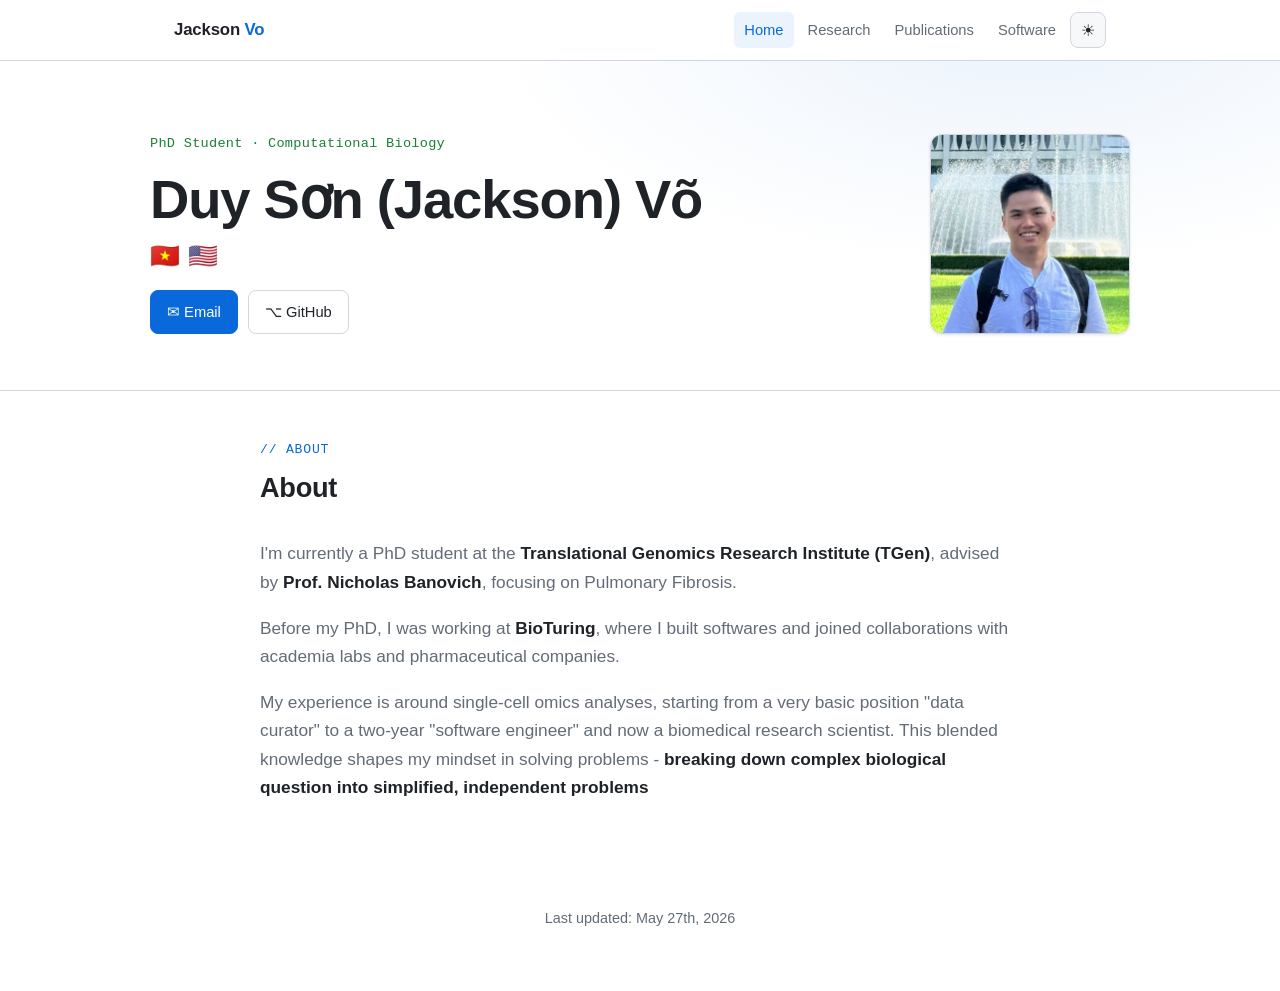
<file: index.html>
<!DOCTYPE html>
<html lang="en">
<head>
    <meta charset="UTF-8">
    <meta name="viewport" content="width=device-width, initial-scale=1.0">
    <title>Duy Son (Jackson) Vo — Computational Biology</title>
    <meta name="description" content="Duy Son (Jackson) Vo — PhD student in Cellular & Molecular Biology at ASU / TGen. Single-cell and spatial-omics, deep learning, bioinformatics.">
    <link rel="stylesheet" href="styles.css">
    <script>try{var t=localStorage.getItem('theme')||(window.matchMedia&&window.matchMedia('(prefers-color-scheme: light)').matches?'light':'dark');document.documentElement.setAttribute('data-theme',t);}catch(e){}</script>
    <script src="main.js" defer></script>
</head>
<body>
    <nav>
        <div class="nav-inner">
            <a class="nav-brand" href="index.html">Jackson&nbsp;<span class="mono">Vo</span></a>
            <div class="nav-links">
                <a href="index.html" class="active">Home</a>
                <a href="research.html">Research</a>
                <a href="publications.html">Publications</a>
                <a href="software.html">Software</a>
                <button class="theme-toggle" aria-label="Toggle color theme" title="Toggle theme">🌙</button>
            </div>
        </div>
    </nav>

    <header class="hero">
        <div class="hero-inner">
            <div class="hero-text">
                <div class="eyebrow">PhD Student · Computational Biology</div>
                <h1>Duy Sơn (Jackson) Võ</h1>
                <div class="flags" aria-label="Vietnam and United States"><span>🇻🇳</span><span>🇺🇸</span></div>
                <div class="hero-links">
                    <a class="btn primary" href="mailto:svo@tgen.org">✉ Email</a>
                    <a class="btn" href="https://github.com/sondvo" target="_blank" rel="noopener">⌥ GitHub</a>
                </div>
            </div>
            <img class="hero-photo" src="img/profile_pic.jpeg" alt="Duy Son (Jackson) Vo" width="200" height="240">
        </div>
    </header>

    <main class="wrap">
        <section id="about">
            <div class="section-label">// about</div>
            <h2>About</h2>
            
            <p class="lead">
                I'm currently a PhD student at the <strong>Translational Genomics Research Institute (TGen)</strong>,
                advised by <strong>Prof. Nicholas Banovich</strong>, focusing on Pulmonary Fibrosis.
            </p>

            <p class="lead" style="margin-top:16px;">
                Before my PhD, I was working at <strong>BioTuring</strong>, where I
                built softwares and joined collaborations with academia labs and pharmaceutical companies.
            </p>

            <p class="lead" style="margin-top:16px;">
                My experience is around single-cell omics analyses, 
                starting from a very basic position "data curator" 
                to a two-year "software engineer" and now a biomedical research scientist. 
                This blended knowledge shapes my mindset in solving problems - <strong>breaking down complex biological question into simplified, independent problems</strong>
            </p>

        </section>
    </main>

    <footer>
        <div> Last updated: May 27th, 2026 </div>
    </footer>
</body>
</html>
</file>
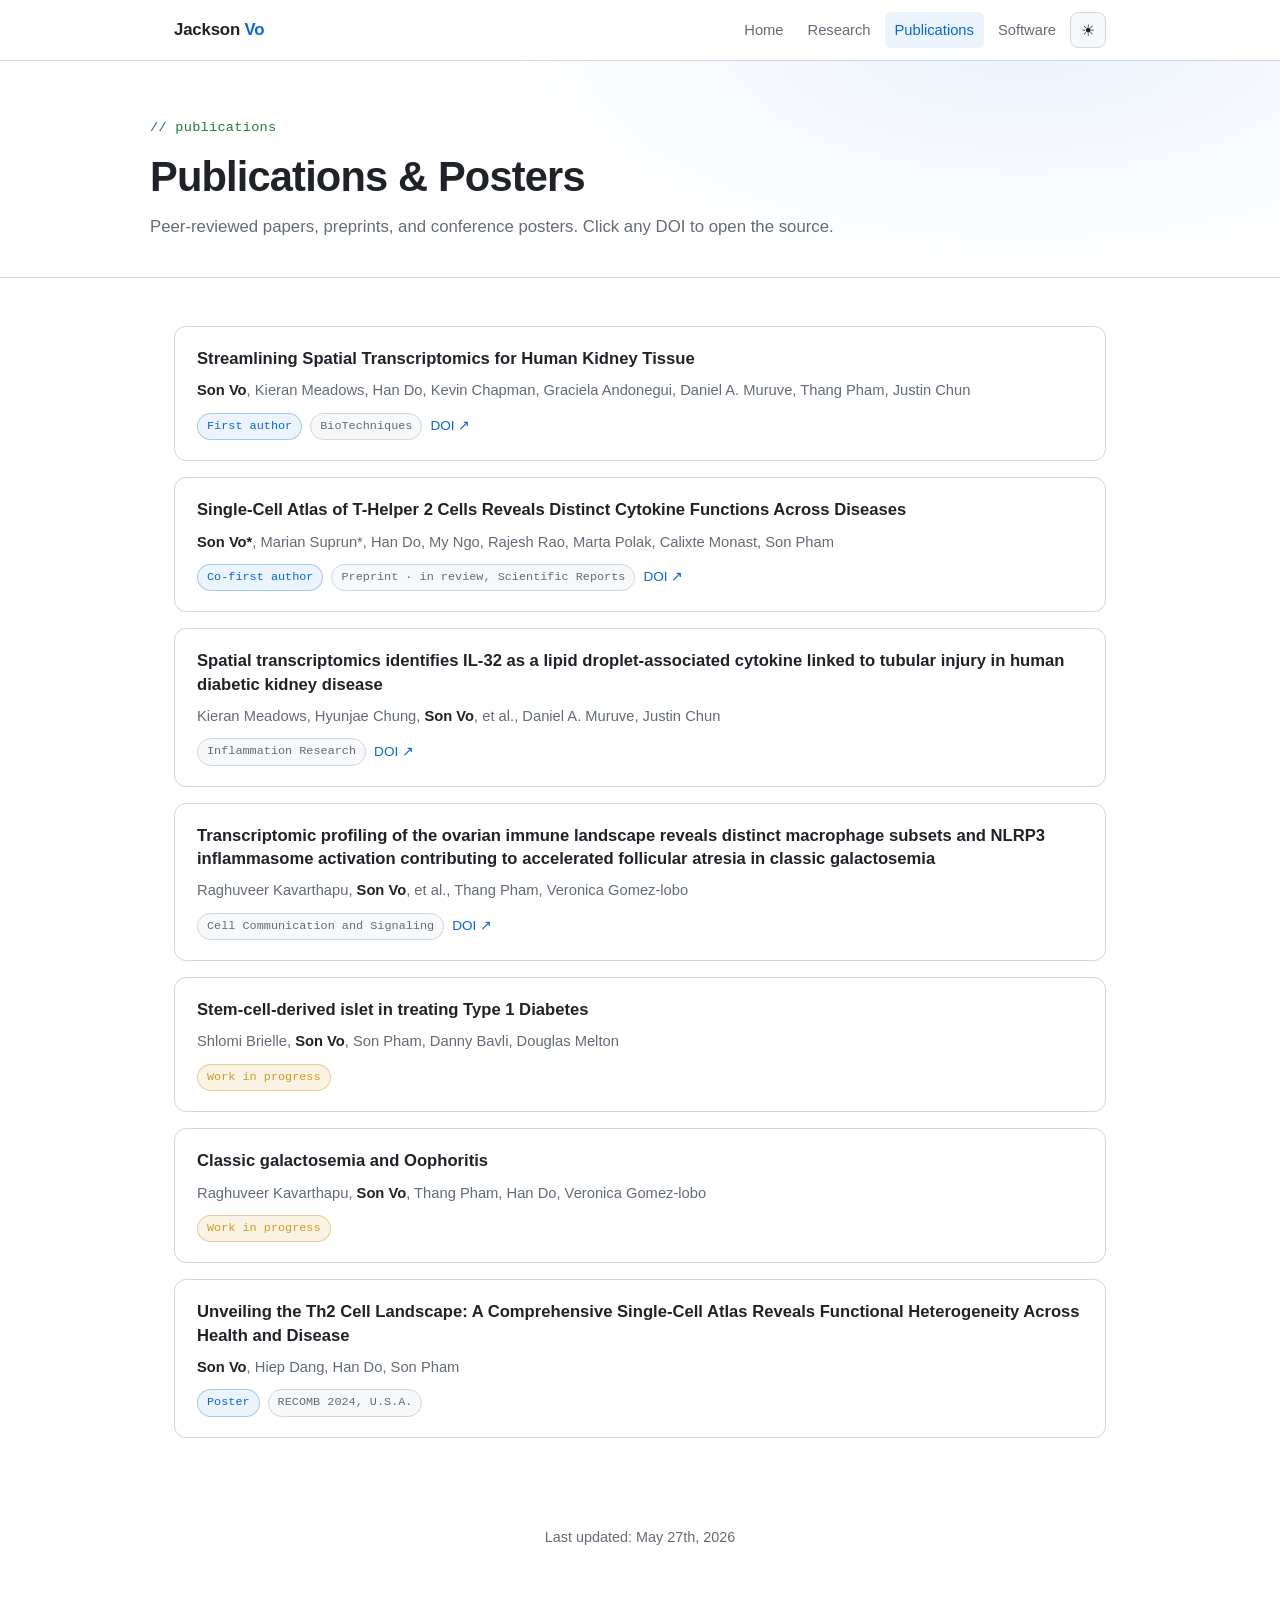
<file: publications.html>
<!DOCTYPE html>
<html lang="en">
<head>
    <meta charset="UTF-8">
    <meta name="viewport" content="width=device-width, initial-scale=1.0">
    <title>Publications — Duy Son (Jackson) Vo</title>
    <meta name="description" content="Publications and posters by Duy Son (Jackson) Vo in spatial transcriptomics and single-cell genomics.">
    <link rel="stylesheet" href="styles.css">
    <script>try{var t=localStorage.getItem('theme')||(window.matchMedia&&window.matchMedia('(prefers-color-scheme: light)').matches?'light':'dark');document.documentElement.setAttribute('data-theme',t);}catch(e){}</script>
    <script src="main.js" defer></script>
</head>
<body>
    <nav>
        <div class="nav-inner">
            <a class="nav-brand" href="index.html">Jackson&nbsp;<span class="mono">Vo</span></a>
            <div class="nav-links">
                <a href="index.html">Home</a>
                <a href="research.html">Research</a>
                <a href="publications.html" class="active">Publications</a>
                <a href="software.html">Software</a>
                <button class="theme-toggle" aria-label="Toggle color theme" title="Toggle theme">🌙</button>
            </div>
        </div>
    </nav>

    <header class="page-head">
        <div class="page-head-inner">
            <div class="eyebrow">// publications</div>
            <h1>Publications &amp; Posters</h1>
            <p>Peer-reviewed papers, preprints, and conference posters. Click any DOI to open the source.</p>
        </div>
    </header>

    <main class="wrap">
        <section>
            <div class="cards">

                <article class="card">
                    <p class="pub-title">Streamlining Spatial Transcriptomics for Human Kidney Tissue</p>
                    <p class="authors"><span class="me">Son Vo</span>, Kieran Meadows, Han Do, Kevin Chapman, Graciela Andonegui, Daniel A. Muruve, Thang Pham, Justin Chun</p>
                    <div class="card-foot">
                        <span class="tag">First author</span>
                        <span class="tag venue">BioTechniques</span>
                        <a class="doi" href="https://doi.org/10.1080/07366205.2025.2591484" target="_blank" rel="noopener">DOI ↗</a>
                    </div>
                </article>

                <article class="card">
                    <p class="pub-title">Single-Cell Atlas of T-Helper 2 Cells Reveals Distinct Cytokine Functions Across Diseases</p>
                    <p class="authors"><span class="me">Son Vo*</span>, Marian Suprun*, Han Do, My Ngo, Rajesh Rao, Marta Polak, Calixte Monast, Son Pham</p>
                    <div class="card-foot">
                        <span class="tag">Co-first author</span>
                        <span class="tag venue">Preprint · in review, Scientific Reports</span>
                        <a class="doi" href="https://doi.org/10.1101/2025.09.20.677532" target="_blank" rel="noopener">DOI ↗</a>
                    </div>
                </article>

                <article class="card">
                    <p class="pub-title">Spatial transcriptomics identifies IL-32 as a lipid droplet-associated cytokine linked to tubular injury in human diabetic kidney disease</p>
                    <p class="authors">Kieran Meadows, Hyunjae Chung, <span class="me">Son Vo</span>, et al., Daniel A. Muruve, Justin Chun</p>
                    <div class="card-foot">
                        <span class="tag venue">Inflammation Research</span>
                        <a class="doi" href="https://doi.org/10.1007/s00011-026-02192-y" target="_blank" rel="noopener">DOI ↗</a>
                    </div>
                </article>

                <article class="card">
                    <p class="pub-title">Transcriptomic profiling of the ovarian immune landscape reveals distinct macrophage subsets and NLRP3 inflammasome activation contributing to accelerated follicular atresia in classic galactosemia</p>
                    <p class="authors">Raghuveer Kavarthapu, <span class="me">Son Vo</span>, et al., Thang Pham, Veronica Gomez-lobo</p>
                    <div class="card-foot">
                        <span class="tag venue">Cell Communication and Signaling</span>
                        <a class="doi" href="https://doi.org/10.1186/s12964-026-02950-9" target="_blank" rel="noopener">DOI ↗</a>
                    </div>
                </article>

                <article class="card">
                    <p class="pub-title">Stem-cell-derived islet in treating Type 1 Diabetes</p>
                    <p class="authors">Shlomi Brielle, <span class="me">Son Vo</span>, Son Pham, Danny Bavli, Douglas Melton</p>
                    <div class="card-foot">
                        <span class="tag wip">Work in progress</span>
                    </div>
                </article>

                <article class="card">
                    <p class="pub-title">Classic galactosemia and Oophoritis</p>
                    <p class="authors">Raghuveer Kavarthapu, <span class="me">Son Vo</span>, Thang Pham, Han Do, Veronica Gomez-lobo</p>
                    <div class="card-foot">
                        <span class="tag wip">Work in progress</span>
                    </div>
                </article>

                <article class="card">
                    <p class="pub-title">Unveiling the Th2 Cell Landscape: A Comprehensive Single-Cell Atlas Reveals Functional Heterogeneity Across Health and Disease</p>
                    <p class="authors"><span class="me">Son Vo</span>, Hiep Dang, Han Do, Son Pham</p>
                    <div class="card-foot">
                        <span class="tag">Poster</span>
                        <span class="tag venue">RECOMB 2024, U.S.A.</span>
                    </div>
                </article>
            </div>
        </section>
    </main>

    <footer>
        <div> Last updated: May 27th, 2026 </div>
    </footer>
</body>
</html>
</file>
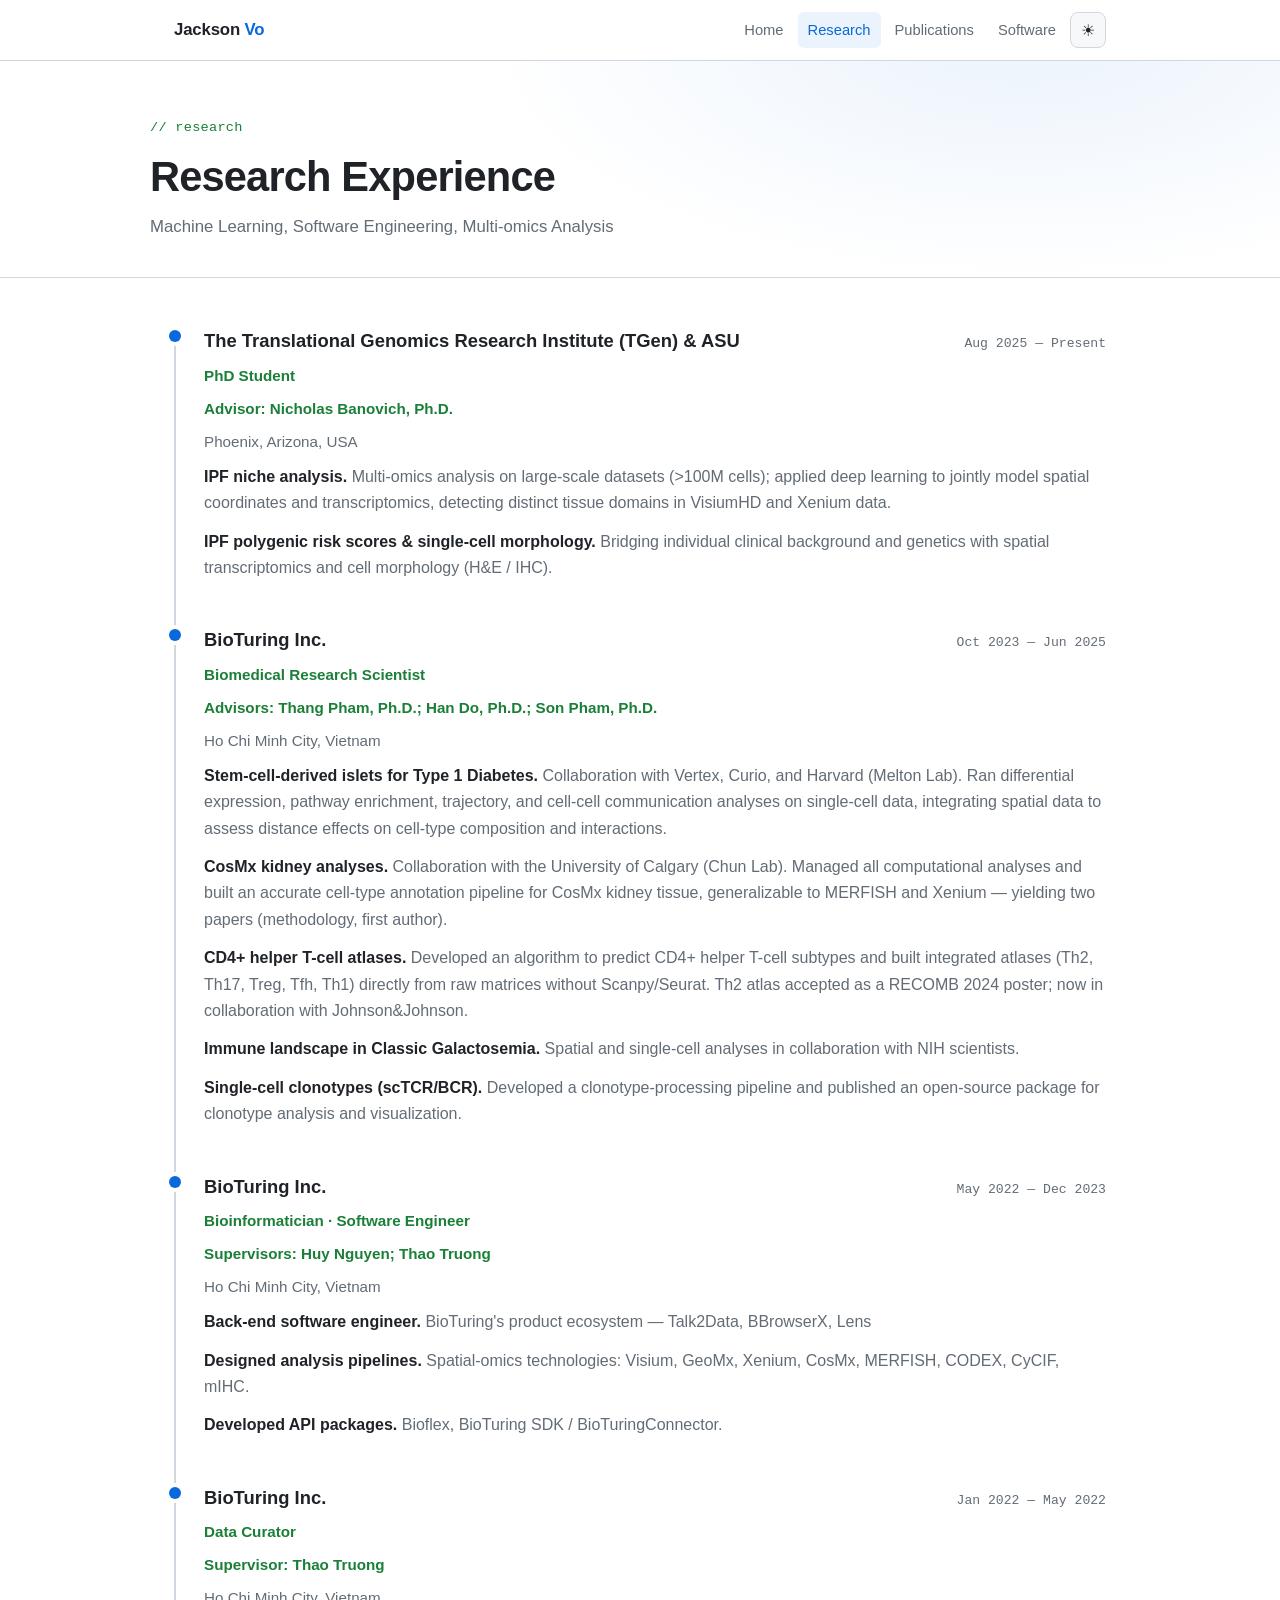
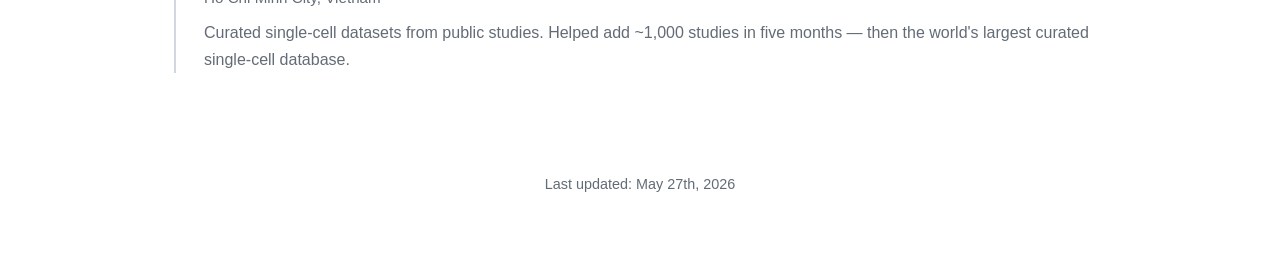
<file: research.html>
<!DOCTYPE html>
<html lang="en">
<head>
    <meta charset="UTF-8">
    <meta name="viewport" content="width=device-width, initial-scale=1.0">
    <title>Research — Duy Son (Jackson) Vo</title>
    <meta name="description" content="Research experience of Duy Son (Jackson) Vo">
    <link rel="stylesheet" href="styles.css">
    <script>try{var t=localStorage.getItem('theme')||(window.matchMedia&&window.matchMedia('(prefers-color-scheme: light)').matches?'light':'dark');document.documentElement.setAttribute('data-theme',t);}catch(e){}</script>
    <script src="main.js" defer></script>
</head>
<body>
    <nav>
        <div class="nav-inner">
            <a class="nav-brand" href="index.html">Jackson&nbsp;<span class="mono">Vo</span></a>
            <div class="nav-links">
                <a href="index.html">Home</a>
                <a href="research.html" class="active">Research</a>
                <a href="publications.html">Publications</a>
                <a href="software.html">Software</a>
                <button class="theme-toggle" aria-label="Toggle color theme" title="Toggle theme">🌙</button>
            </div>
        </div>
    </nav>

    <header class="page-head">
        <div class="page-head-inner">
            <div class="eyebrow">// research</div>
            <h1>Research Experience</h1>
            <p>Machine Learning, Software Engineering, Multi-omics Analysis</p>
        </div>
    </header>

    <main class="wrap">
        <section>
            <div class="timeline">

                <div class="entry">
                    <div class="entry-head">
                        <h3>The Translational Genomics Research Institute (TGen) &amp; ASU</h3>
                        <span class="when">Aug 2025 — Present</span>
                    </div>
                    <div class="role">PhD Student</div>
                    <div class="role">Advisor: Nicholas Banovich, Ph.D.</div>
                    <div class="org">Phoenix, Arizona, USA</div>
                    <ul class="proj-list">
                        <li>
                            <span class="pname">IPF niche analysis.</span>
                            <span class="muted">Multi-omics analysis on large-scale datasets (&gt;100M cells); applied
                            deep learning to jointly model spatial coordinates and transcriptomics, detecting distinct
                            tissue domains in VisiumHD and Xenium data.</span>
                        </li>
                        <li>
                            <span class="pname">IPF polygenic risk scores &amp; single-cell morphology.</span>
                            <span class="muted">Bridging individual clinical background and genetics with spatial
                            transcriptomics and cell morphology (H&amp;E / IHC).</span>
                        </li>
                    </ul>
                </div>

                <div class="entry">
                    <div class="entry-head">
                        <h3>BioTuring Inc.</h3>
                        <span class="when">Oct 2023 — Jun 2025</span>
                    </div>
                    <div class="role">Biomedical Research Scientist</div>
                    <div class="role">Advisors: Thang Pham, Ph.D.; Han Do, Ph.D.; Son Pham, Ph.D.</div>
                    <div class="org">Ho Chi Minh City, Vietnam</div>
                    <ul class="proj-list">
                        <li>
                            <span class="pname">Stem-cell-derived islets for Type&nbsp;1 Diabetes.</span>
                            <span class="muted">Collaboration with Vertex, Curio, and Harvard (Melton Lab). Ran
                            differential expression, pathway enrichment, trajectory, and cell-cell communication
                            analyses on single-cell data, integrating spatial data to assess distance effects on
                            cell-type composition and interactions.</span>
                        </li>
                        <li>
                            <span class="pname">CosMx kidney analyses.</span>
                            <span class="muted">Collaboration with the University of Calgary (Chun Lab). Managed all
                            computational analyses and built an accurate cell-type annotation pipeline for CosMx kidney
                            tissue, generalizable to MERFISH and Xenium — yielding two papers (methodology, first author).</span>
                        </li>
                        <li>
                            <span class="pname">CD4+ helper T-cell atlases.</span>
                            <span class="muted">Developed an algorithm to predict CD4+ helper T-cell subtypes and built
                            integrated atlases (Th2, Th17, Treg, Tfh, Th1) directly from raw matrices without Scanpy/Seurat.
                            Th2 atlas accepted as a RECOMB 2024 poster; now in collaboration with Johnson&amp;Johnson.</span>
                        </li>
                        <li>
                            <span class="pname">Immune landscape in Classic Galactosemia.</span>
                            <span class="muted">Spatial and single-cell analyses in collaboration with NIH scientists.</span>
                        </li>
                        <li>
                            <span class="pname">Single-cell clonotypes (scTCR/BCR).</span>
                            <span class="muted">Developed a clonotype-processing pipeline and published an open-source
                            package for clonotype analysis and visualization.</span>
                        </li>
                    </ul>
                </div>

                <div class="entry">
                    <div class="entry-head">
                        <h3>BioTuring Inc.</h3>
                        <span class="when">May 2022 — Dec 2023</span>
                    </div>
                    <div class="role">Bioinformatician · Software Engineer</div>
                    <div class="role">Supervisors: Huy Nguyen; Thao Truong</div>
                    <div class="org">Ho Chi Minh City, Vietnam</div>
                    <ul class="proj-list">
                        <li>
                            <span class="pname">Back-end software engineer.</span>
                            <span class="muted">BioTuring's product ecosystem — Talk2Data, BBrowserX, Lens
                        </li>
                        <li>
                            <span class="pname">Designed analysis pipelines.</span>
                            <span class="muted">Spatial-omics technologies:
                            Visium, GeoMx, Xenium, CosMx, MERFISH, CODEX, CyCIF, mIHC.</span></li>
                        <li>
                            <span class="pname">Developed API packages.</span>
                            <span class="muted">Bioflex, BioTuring SDK / BioTuringConnector.</span></li>
                    </ul>
                </div>

                <div class="entry">
                    <div class="entry-head">
                        <h3>BioTuring Inc.</h3>
                        <span class="when">Jan 2022 — May 2022</span>
                    </div>
                    <div class="role">Data Curator</div>
                    <div class="role">Supervisor: Thao Truong</div>
                    <div class="org">Ho Chi Minh City, Vietnam</div>
                    <ul class="proj-list">
                        <li><span class="muted">Curated single-cell datasets from public studies. Helped add ~1,000 studies in five months —
                            then the world's largest curated single-cell database.</span></li>
                    </ul>
                </div>
            </div>
        </section>
    </main>

    <footer>
        <div> Last updated: May 27th, 2026 </div>
    </footer>
</body>
</html>
</file>
<file: styles.css>
:root {
    --bg: #0d1117;
    --bg-soft: #161b22;
    --bg-card: #161b22;
    --border: #30363d;
    --text: #e6edf3;
    --text-dim: #8b949e;
    --accent: #58a6ff;
    --accent-2: #3fb950;
    --accent-soft: rgba(88, 166, 255, 0.12);
    --shadow: 0 1px 3px rgba(0,0,0,0.4);
    --radius: 12px;
}
:root[data-theme="light"] {
    --bg: #ffffff;
    --bg-soft: #f6f8fa;
    --bg-card: #ffffff;
    --border: #d0d7de;
    --text: #1f2328;
    --text-dim: #636c76;
    --accent: #0969da;
    --accent-2: #1a7f37;
    --accent-soft: rgba(9, 105, 218, 0.08);
    --shadow: 0 1px 3px rgba(27,31,36,0.12);
}
* { box-sizing: border-box; }
html { scroll-behavior: smooth; scroll-padding-top: 80px; }
body {
    font-family: -apple-system, BlinkMacSystemFont, "Segoe UI", Helvetica, Arial, sans-serif;
    line-height: 1.65;
    color: var(--text);
    background: var(--bg);
    margin: 0;
    -webkit-font-smoothing: antialiased;
    transition: background 0.3s ease, color 0.3s ease;
    min-height: 100vh;
    display: flex;
    flex-direction: column;
}
a { color: var(--accent); text-decoration: none; }
a:hover { text-decoration: underline; }

/* ---- Nav ---- */
nav {
    position: sticky;
    top: 0;
    z-index: 100;
    background: color-mix(in srgb, var(--bg) 85%, transparent);
    backdrop-filter: blur(10px);
    border-bottom: 1px solid var(--border);
}
.nav-inner {
    max-width: 980px;
    margin: 0 auto;
    padding: 12px 24px;
    display: flex;
    align-items: center;
    justify-content: space-between;
    gap: 16px;
}
.nav-brand { font-weight: 700; font-size: 1.05em; letter-spacing: -0.01em; color: var(--text); }
.nav-brand:hover { text-decoration: none; }
.nav-brand .mono { color: var(--accent); }
.nav-links { display: flex; gap: 4px; flex-wrap: wrap; align-items: center; }
.nav-links a {
    color: var(--text-dim);
    font-size: 0.92em;
    padding: 6px 10px;
    border-radius: 6px;
    transition: color 0.2s, background 0.2s;
}
.nav-links a:hover { color: var(--text); background: var(--bg-soft); text-decoration: none; }
.nav-links a.active { color: var(--accent); background: var(--accent-soft); }
.theme-toggle {
    background: var(--bg-soft);
    border: 1px solid var(--border);
    color: var(--text);
    width: 36px; height: 36px;
    border-radius: 8px;
    cursor: pointer;
    font-size: 1em;
    display: inline-flex; align-items: center; justify-content: center;
    transition: background 0.2s, transform 0.2s;
}
.theme-toggle:hover { background: var(--accent-soft); transform: translateY(-1px); }

.wrap { max-width: 980px; margin: 0 auto; padding: 0 24px; }

/* ---- Hero (home) ---- */
header.hero {
    padding: 72px 24px 56px;
    border-bottom: 1px solid var(--border);
    background: radial-gradient(900px 400px at 80% -10%, var(--accent-soft), transparent 60%);
}
.hero-inner {
    max-width: 980px;
    margin: 0 auto;
    display: flex;
    align-items: center;
    gap: 40px;
}
.hero-text { flex: 1 1 auto; min-width: 0; }
.hero-photo {
    flex: 0 0 auto;
    width: 200px;
    height: 200px;
    border-radius: var(--radius);
    object-fit: cover;
    object-position: center top;
    border: 1px solid var(--border);
    box-shadow: var(--shadow);
}
.eyebrow {
    font-family: ui-monospace, SFMono-Regular, "SF Mono", Menlo, monospace;
    color: var(--accent-2);
    font-size: 0.85em;
    letter-spacing: 0.02em;
    margin-bottom: 14px;
}
h1 {
    font-size: clamp(2.2em, 5vw, 3.4em);
    line-height: 1.1;
    margin: 0 0 14px;
    letter-spacing: -0.02em;
}
.flags {
    display: flex;
    gap: 8px;
    font-size: 1.5em;
    line-height: 1;
    margin: 0 0 22px;
}
.tagline {
    font-size: clamp(1.05em, 2.4vw, 1.35em);
    color: var(--text-dim);
    max-width: 680px;
    margin: 0 0 28px;
}
.tagline strong { color: var(--text); font-weight: 600; }
.hero-links { display: flex; flex-wrap: wrap; gap: 10px; }
.btn {
    display: inline-flex; align-items: center; gap: 8px;
    padding: 9px 16px;
    border-radius: 8px;
    border: 1px solid var(--border);
    background: var(--bg-card);
    color: var(--text);
    font-size: 0.92em;
    font-weight: 500;
    transition: border-color 0.2s, transform 0.2s, background 0.2s;
}
.btn:hover { text-decoration: none; border-color: var(--accent); transform: translateY(-2px); }
.btn.primary { background: var(--accent); color: #fff; border-color: var(--accent); }
.btn.primary:hover { background: color-mix(in srgb, var(--accent) 88%, #000); }

/* ---- Page header (inner pages) ---- */
.page-head {
    padding: 56px 24px 36px;
    border-bottom: 1px solid var(--border);
    background: radial-gradient(900px 400px at 80% -10%, var(--accent-soft), transparent 60%);
}
.page-head .page-head-inner { max-width: 980px; margin: 0 auto; }
.page-head h1 { font-size: clamp(1.9em, 4vw, 2.6em); }
.page-head p { color: var(--text-dim); max-width: 700px; margin: 8px 0 0; font-size: 1.05em; }

/* ---- Sections ---- */
section { padding: 48px 0; border-bottom: 1px solid var(--border); }
section:last-of-type { border-bottom: none; }
.section-label {
    font-family: ui-monospace, SFMono-Regular, "SF Mono", Menlo, monospace;
    color: var(--accent);
    font-size: 0.82em;
    letter-spacing: 0.06em;
    text-transform: uppercase;
    margin-bottom: 6px;
}
h2 { font-size: 1.7em; margin: 0 0 28px; letter-spacing: -0.01em; }
h3 { font-size: 1.15em; margin: 0 0 4px; }
.lead { font-size: 1.08em; color: var(--text-dim); max-width: 760px; }
.lead strong { color: var(--text); }

/* ---- Timeline ---- */
.timeline { position: relative; }
.entry {
    position: relative;
    padding: 0 0 32px 28px;
    border-left: 2px solid var(--border);
}
.entry:last-child { padding-bottom: 0; }
.entry::before {
    content: "";
    position: absolute;
    left: -7px; top: 4px;
    width: 12px; height: 12px;
    border-radius: 50%;
    background: var(--accent);
    box-shadow: 0 0 0 4px var(--bg);
}
.entry-head { display: flex; flex-wrap: wrap; justify-content: space-between; gap: 4px 16px; align-items: baseline; }
.entry .org { color: var(--text-dim); font-size: 0.95em; }
.entry .when {
    font-family: ui-monospace, SFMono-Regular, "SF Mono", Menlo, monospace;
    font-size: 0.82em;
    color: var(--text-dim);
    white-space: nowrap;
}
.entry .role { color: var(--accent-2); font-weight: 600; font-size: 0.95em; margin: 2px 0 8px; }
.proj-list { list-style: none; padding: 0; margin: 10px 0 0; }
.proj-list > li { margin-bottom: 12px; }
.proj-list .pname { font-weight: 600; }
.muted { color: var(--text-dim); }

/* ---- Cards / publications ---- */
.cards { display: grid; gap: 16px; }
.card {
    background: var(--bg-card);
    border: 1px solid var(--border);
    border-radius: var(--radius);
    padding: 20px 22px;
    transition: border-color 0.2s, transform 0.2s, box-shadow 0.2s;
}
.card:hover { border-color: var(--accent); transform: translateY(-2px); box-shadow: var(--shadow); }
.card .pub-title { font-weight: 600; font-size: 1.04em; margin: 0 0 8px; line-height: 1.4; }
.card .authors { color: var(--text-dim); font-size: 0.92em; margin: 0 0 10px; }
.card .authors .me { color: var(--text); font-weight: 700; }
.card-foot { display: flex; flex-wrap: wrap; gap: 8px; align-items: center; }
.tag {
    font-family: ui-monospace, SFMono-Regular, "SF Mono", Menlo, monospace;
    font-size: 0.74em;
    padding: 3px 9px;
    border-radius: 20px;
    background: var(--accent-soft);
    color: var(--accent);
    border: 1px solid color-mix(in srgb, var(--accent) 30%, transparent);
}
.tag.wip { background: rgba(210,153,34,0.12); color: #d29922; border-color: rgba(210,153,34,0.4); }
.tag.venue { background: var(--bg-soft); color: var(--text-dim); border-color: var(--border); }
.doi { font-size: 0.85em; }

/* ---- Software ---- */
.sw-list { display: flex; flex-direction: column; gap: 28px; }
.sw-item {
    display: flex;
    gap: 24px;
    align-items: flex-start;
    padding: 20px;
    background: var(--bg-card);
    border: 1px solid var(--border);
    border-radius: var(--radius);
    transition: border-color 0.2s, transform 0.2s, box-shadow 0.2s;
}
.sw-item:hover { border-color: var(--accent); transform: translateY(-2px); box-shadow: var(--shadow); }
.sw-thumb {
    flex: 0 0 200px;
    width: 200px;
    background: var(--bg-soft);
    border: 1px solid var(--border);
    border-radius: calc(var(--radius) - 2px);
    overflow: hidden;
    line-height: 0;
}
.sw-thumb:hover { border-color: var(--accent); }
.sw-thumb img {
    display: block;
    width: 100%;
    height: 130px;
    object-fit: cover;
}
.sw-body { flex: 1 1 auto; min-width: 0; }
.sw-body h3 { font-size: 1.2em; margin-bottom: 6px; }
.sw-desc { margin: 0; font-size: 1.0em; }

@media (max-width: 560px) {
    .sw-item { flex-direction: column; gap: 16px; }
    .sw-thumb { flex-basis: auto; width: 100%; }
    .sw-thumb img { height: auto; }
}

/* ---- Skill groups ---- */
.skill-grid { display: grid; grid-template-columns: repeat(auto-fit, minmax(220px, 1fr)); gap: 16px; }
.skill-card { background: var(--bg-card); border: 1px solid var(--border); border-radius: var(--radius); padding: 18px 20px; }
.skill-card h4 { margin: 0 0 12px; font-size: 0.95em; color: var(--accent); }
.chips { display: flex; flex-wrap: wrap; gap: 7px; }
.chip {
    font-size: 0.82em;
    padding: 4px 11px;
    border-radius: 6px;
    background: var(--bg-soft);
    border: 1px solid var(--border);
    color: var(--text);
}

/* ---- Two-col grids ---- */
.grid-2 { display: grid; grid-template-columns: 1fr 1fr; gap: 28px; }
.award { padding: 14px 0; border-bottom: 1px solid var(--border); }
.award:last-child { border-bottom: none; }
.award .a-title { font-weight: 600; }

/* ---- Home highlights ---- */
.highlights { display: grid; grid-template-columns: repeat(auto-fit, minmax(150px, 1fr)); gap: 16px; margin-top: 8px; }
.stat { background: var(--bg-card); border: 1px solid var(--border); border-radius: var(--radius); padding: 18px 20px; }
.stat .num { font-size: 1.8em; font-weight: 700; color: var(--accent); line-height: 1; }
.stat .lbl { color: var(--text-dim); font-size: 0.9em; margin-top: 6px; }

footer {
    margin-top: auto;
    padding: 40px 24px 60px;
    text-align: center;
    color: var(--text-dim);
    font-size: 0.9em;
}
footer a { color: var(--text-dim); }
.footer-links { margin-bottom: 12px; display: flex; gap: 18px; justify-content: center; flex-wrap: wrap; }

@media (max-width: 680px) {
    .grid-2 { grid-template-columns: 1fr; gap: 0; }
    header.hero { padding: 48px 24px 40px; }
    .hero-inner { flex-direction: column-reverse; align-items: flex-start; gap: 24px; }
    .hero-photo { width: 140px; height: 140px; }
}
</file>
